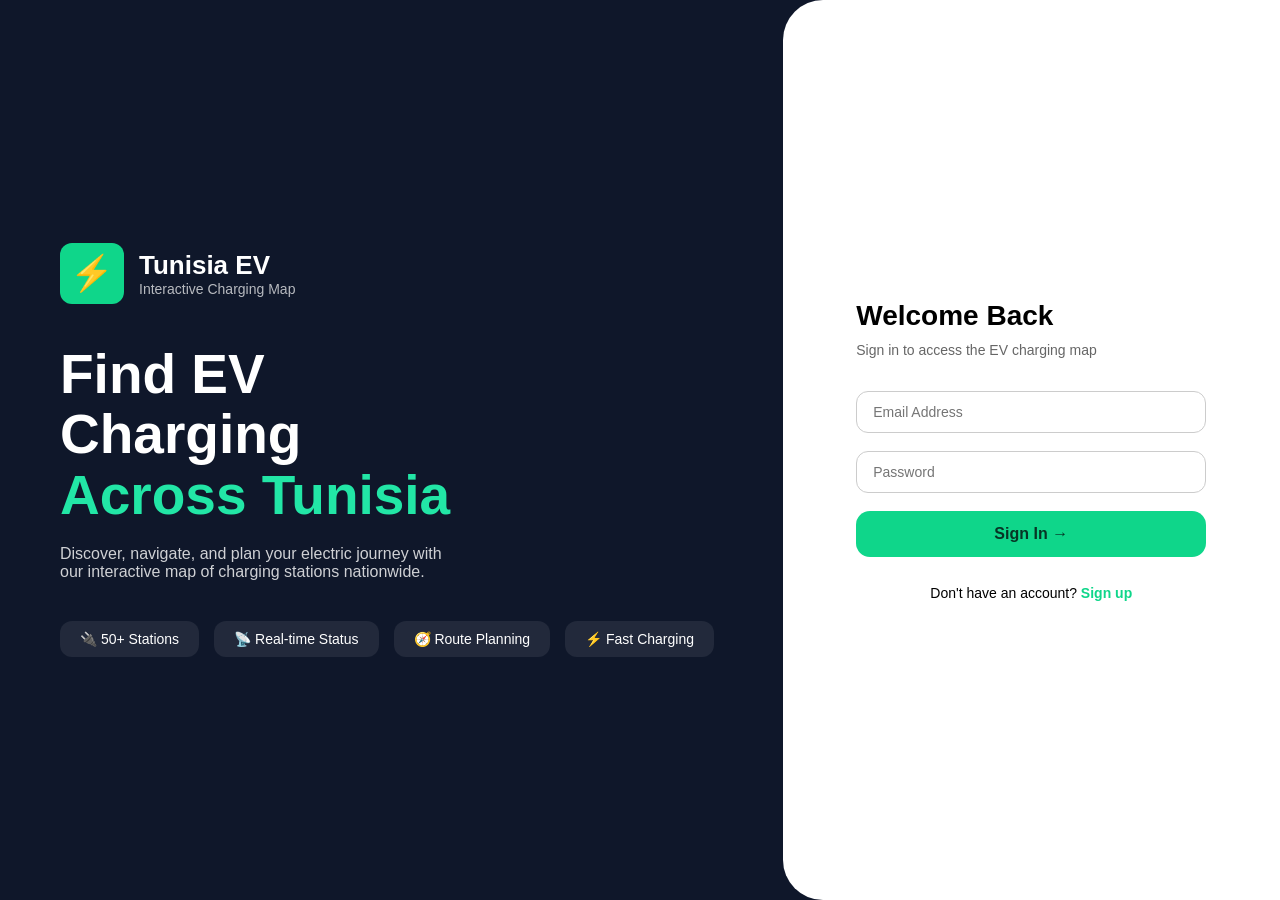
<file: code/index.html>
<!DOCTYPE html>
<html lang="en">
<head>
    <meta charset="UTF-8" />
    <meta name="viewport" content="width=device-width, initial-scale=1.0" />
    <title>Tunisia EV | Interactive Charging Map</title>
    <link rel="stylesheet" href="style.css" />
</head>

<body>

<div class="container">

    <!-- LEFT HERO PANEL -->
    <div class="hero">
        <div class="logo">
            <div class="logo-icon">⚡</div>
            <div class="logo-text">
                <h2>Tunisia EV</h2>
                <p>Interactive Charging Map</p>
            </div>
        </div>

        <h1 class="hero-title">
            Find EV <br> Charging <br>
            <span>Across Tunisia</span>
        </h1>

        <p class="hero-desc">
            Discover, navigate, and plan your electric journey with our 
            interactive map of charging stations nationwide.
        </p>

        <div class="hero-features">
            <div class="feature">🔌 50+ Stations</div>
            <div class="feature">📡 Real-time Status</div>
            <div class="feature">🧭 Route Planning</div>
            <div class="feature">⚡ Fast Charging</div>
        </div>
    </div>

    <!-- RIGHT LOGIN PANEL -->
    <div class="auth-card" id="auth-card">

        <!-- LOGIN FORM -->
        <div class="form login-form" id="loginForm">
            <h2>Welcome Back</h2>
            <p class="subtitle">Sign in to access the EV charging map</p>

            <input type="email" id="loginEmail" placeholder="Email Address" required />
            <input type="password" id="loginPassword" placeholder="Password" required />

            <button class="btn" onclick="login()">Sign In →</button>

            <p class="switch-text">
                Don't have an account? <span onclick="showSignup()">Sign up</span>
            </p>
        </div>

        <!-- SIGNUP FORM -->
        <div class="form signup-form hidden" id="signupForm">
            <h2>Create Account</h2>
            <p class="subtitle">Register to access the EV charging map</p>

            <input type="text" id="signupName" placeholder="Full Name" required />
            <input type="email" id="signupEmail" placeholder="Email Address" required />
            <input type="password" id="signupPassword" placeholder="Password" required />
            <select id="signupVehicle">
                <option value="" disabled selected>Select Vehicle Type</option>
                <option>Renault Zoe</option>
                <option>Hyundai Kona Electric</option>
                <option>Tesla Model 3</option>
                <option>BYD Atto 3</option>
                <option>Other</option>
            </select>

            <button class="btn" onclick="signup()">Create Account →</button>

            <p class="switch-text">
                Already have an account? <span onclick="showLogin()">Login</span>
            </p>
        </div>

    </div>

</div>

<script src="login.js"></script>
</body>
</html>
</file>
<file: code/style.css>
/* GLOBAL */
* {
    margin: 0;
    padding: 0;
    box-sizing: border-box;
    font-family: "Poppins", sans-serif;
}

body {
    height: 100vh;
    background: linear-gradient(120deg, #0e1a2b, #12273b);
    color: white;
}

.container {
    display: flex;
    height: 100%;
}

/* LEFT HERO PANEL */
.hero {
    flex: 1;
    padding: 60px;
    display: flex;
    flex-direction: column;
    justify-content: center;
}

.logo {
    display: flex;
    align-items: center;
    margin-bottom: 40px;
}

.logo-icon {
    font-size: 35px;
    background: #0fd68a;
    color: #073525;
    padding: 10px;
    border-radius: 12px;
    margin-right: 15px;
}

.logo-text h2 {
    font-size: 26px;
    font-weight: 600;
}

.logo-text p {
    font-size: 14px;
    opacity: 0.7;
}

.hero-title {
    font-size: 55px;
    line-height: 1.1;
    margin-bottom: 20px;
}

.hero-title span {
    color: #22e6a6;
}

.hero-desc {
    max-width: 400px;
    opacity: 0.8;
    margin-bottom: 30px;
    font-size: 16px;
}

.hero-features {
    display: flex;
    flex-wrap: wrap;
    gap: 15px;
    margin-top: 10px;
}

.feature {
    background: rgba(255, 255, 255, 0.08);
    padding: 10px 20px;
    border-radius: 12px;
    font-size: 14px;
}

/* AUTH CARD */
.auth-card {
    flex: 0.6;
    background: white;
    color: black;
    border-top-left-radius: 40px;
    border-bottom-left-radius: 40px;
    padding: 60px 50px;
    display: flex;
    justify-content: center;
    align-items: center;
    animation: fadeSlide 0.8s ease-out;
}

@keyframes fadeSlide {
    from { opacity: 0; transform: translateX(80px); }
    to   { opacity: 1; transform: translateX(0); }
}

.form {
    width: 100%;
    max-width: 350px;
    display: flex;
    flex-direction: column;
    gap: 18px;
}

.form h2 {
    font-size: 28px;
    margin-bottom: -8px;
}

.subtitle {
    font-size: 14px;
    color: #666;
    margin-bottom: 15px;
}

input, select {
    padding: 12px 16px;
    border-radius: 12px;
    border: 1px solid #ccc;
    font-size: 14px;
    outline: none;
    transition: border 0.2s ease;
}

input:focus, select:focus {
    border-color: #0fd68a;
}

.btn {
    background: #0fd68a;
    color: #073525;
    padding: 14px;
    border: none;
    border-radius: 14px;
    font-size: 16px;
    cursor: pointer;
    font-weight: 600;
    transition: transform 0.2s ease, background 0.3s;
}

.btn:hover {
    transform: scale(1.05);
    background: #0ad07a;
}

.switch-text {
    text-align: center;
    font-size: 14px;
    margin-top: 10px;
}

.switch-text span {
    color: #0fd68a;
    cursor: pointer;
    font-weight: 600;
}

.hidden { display: none; }

/* RESPONSIVE */
@media (max-width: 900px) {
    .container { flex-direction: column; }
    .auth-card { border-radius: 0; width: 100%; }
    .hero { text-align: center; padding: 30px; }
}


/* ============================================
   MODERN EV CHARGING MAP STYLES
   Clean, professional design with EV theme
============================================ */

/* GLOBAL RESET & TYPOGRAPHY */
* {
    margin: 0;
    padding: 0;
    box-sizing: border-box;
    font-family: 'Inter', -apple-system, BlinkMacSystemFont, 'Segoe UI', Roboto, Oxygen, Ubuntu, sans-serif;
}

:root {
    --primary: #22c55e;
    --primary-dark: #16a34a;
    --primary-light: #86efac;
    --primary-bg: rgba(34, 197, 94, 0.1);
    
    --secondary: #3b82f6;
    --secondary-dark: #2563eb;
    
    --accent: #8b5cf6;
    --accent-dark: #7c3aed;
    
    --dark-bg: #0f172a;
    --dark-card: #1e293b;
    --dark-border: #334155;
    
    --light-bg: #f8fafc;
    --light-card: #ffffff;
    --light-border: #e2e8f0;
    
    --text-primary: #1e293b;
    --text-secondary: #64748b;
    --text-light: #94a3b8;
    
    --success: #22c55e;
    --warning: #f59e0b;
    --danger: #ef4444;
    --info: #3b82f6;
    
    --radius-sm: 8px;
    --radius-md: 12px;
    --radius-lg: 16px;
    --radius-xl: 20px;
    
    --shadow-sm: 0 1px 3px rgba(0,0,0,0.12);
    --shadow-md: 0 4px 6px -1px rgba(0,0,0,0.1);
    --shadow-lg: 0 10px 15px -3px rgba(0,0,0,0.1);
    --shadow-xl: 0 20px 25px -5px rgba(0,0,0,0.1);
    
    --transition: all 0.3s cubic-bezier(0.4, 0, 0.2, 1);
}

body {
    height: 100vh;
    background: var(--dark-bg);
    color: white;
    overflow: hidden;
}

/* MAP CONTAINER */
#map {
    height: 100vh;
    width: 100vw;
    z-index: 1;
}

/* ============================================
   TOP NAVIGATION BAR
============================================ */
.top-nav {
    position: absolute;
    top: 0;
    left: 0;
    right: 0;
    height: 64px;
    background: rgba(15, 23, 42, 0.95);
    backdrop-filter: blur(10px);
    border-bottom: 1px solid var(--dark-border);
    display: flex;
    align-items: center;
    justify-content: space-between;
    padding: 0 24px;
    z-index: 1000;
}

/* Brand/Logo */
.brand {
    display: flex;
    align-items: center;
    gap: 12px;
}

.brand-icon {
    width: 36px;
    height: 36px;
    background: var(--primary);
    border-radius: 10px;
    display: flex;
    align-items: center;
    justify-content: center;
    font-size: 20px;
    color: white;
    box-shadow: 0 4px 12px rgba(34, 197, 94, 0.3);
}

.brand-text {
    display: flex;
    flex-direction: column;
}

.brand-title {
    font-size: 18px;
    font-weight: 700;
    color: white;
    line-height: 1.2;
}

.brand-subtitle {
    font-size: 12px;
    color: var(--text-light);
    font-weight: 400;
}

/* User Section */
.user-section {
    display: flex;
    align-items: center;
    gap: 16px;
}

.user-info {
    display: flex;
    align-items: center;
    gap: 10px;
    padding: 8px 12px;
    background: var(--dark-card);
    border-radius: var(--radius-md);
    border: 1px solid var(--dark-border);
}

.user-avatar {
    width: 32px;
    height: 32px;
    background: var(--primary);
    border-radius: 50%;
    display: flex;
    align-items: center;
    justify-content: center;
    font-size: 14px;
    font-weight: 600;
    color: white;
}

.user-name {
    font-size: 14px;
    font-weight: 500;
}

.logout-btn {
    background: var(--dark-card);
    color: var(--text-light);
    border: 1px solid var(--dark-border);
    padding: 8px 16px;
    border-radius: var(--radius-md);
    font-size: 14px;
    font-weight: 500;
    cursor: pointer;
    transition: var(--transition);
}

.logout-btn:hover {
    background: var(--danger);
    color: white;
    border-color: var(--danger);
}

/* ============================================
   LEFT SIDEBAR - STATIONS LIST
============================================ */
.sidebar {
    position: absolute;
    left: 24px;
    top: 88px;
    width: 380px;
    height: calc(100vh - 112px);
    background: var(--dark-card);
    border-radius: var(--radius-xl);
    border: 1px solid var(--dark-border);
    box-shadow: var(--shadow-xl);
    display: flex;
    flex-direction: column;
    overflow: hidden;
    z-index: 900;
    transition: var(--transition);
}

.sidebar-header {
    padding: 24px;
    border-bottom: 1px solid var(--dark-border);
}

/* Search Box */
.search-box {
    position: relative;
    margin-bottom: 20px;
}

.search-box input {
    width: 100%;
    padding: 12px 16px 12px 44px;
    background: rgba(255, 255, 255, 0.05);
    border: 1px solid var(--dark-border);
    border-radius: var(--radius-lg);
    color: white;
    font-size: 14px;
    outline: none;
    transition: var(--transition);
}

.search-box input:focus {
    border-color: var(--primary);
    background: rgba(34, 197, 94, 0.05);
}

.search-box .search-icon {
    position: absolute;
    left: 16px;
    top: 50%;
    transform: translateY(-50%);
    color: var(--text-light);
    font-size: 16px;
}

.search-box .clear-search {
    position: absolute;
    right: 16px;
    top: 50%;
    transform: translateY(-50%);
    background: none;
    border: none;
    color: var(--text-light);
    cursor: pointer;
    padding: 4px;
    font-size: 16px;
    transition: var(--transition);
}

.search-box .clear-search:hover {
    color: var(--danger);
}

/* Filter Toggles */
.filter-toggles {
    display: flex;
    flex-direction: column;
    gap: 12px;
    margin-bottom: 20px;
}

.toggle-item {
    display: flex;
    align-items: center;
    gap: 12px;
    padding: 10px 12px;
    background: rgba(255, 255, 255, 0.03);
    border-radius: var(--radius-md);
    cursor: pointer;
    transition: var(--transition);
}

.toggle-item:hover {
    background: rgba(255, 255, 255, 0.06);
}

.toggle-item input[type="checkbox"] {
    width: 18px;
    height: 18px;
    border-radius: 4px;
    border: 2px solid var(--dark-border);
    background: transparent;
    cursor: pointer;
    position: relative;
    appearance: none;
    transition: var(--transition);
}

.toggle-item input[type="checkbox"]:checked {
    background: var(--primary);
    border-color: var(--primary);
}

.toggle-item input[type="checkbox"]:checked::after {
    content: "✓";
    position: absolute;
    color: white;
    font-size: 12px;
    font-weight: bold;
    top: 50%;
    left: 50%;
    transform: translate(-50%, -50%);
}

.toggle-label {
    font-size: 14px;
    color: var(--text-light);
    font-weight: 500;
    flex: 1;
}

/* Stations Count */
.stations-count {
    display: flex;
    align-items: center;
    justify-content: space-between;
    padding: 16px 24px;
    background: rgba(255, 255, 255, 0.03);
    border-top: 1px solid var(--dark-border);
}

.count-text {
    font-size: 14px;
    color: var(--text-light);
}

.count-number {
    font-size: 14px;
    font-weight: 600;
    color: var(--primary);
}

/* Stations List */
.stations-list {
    flex: 1;
    overflow-y: auto;
    padding: 0 24px 24px;
}

.stations-list::-webkit-scrollbar {
    width: 6px;
}

.stations-list::-webkit-scrollbar-track {
    background: rgba(255, 255, 255, 0.05);
    border-radius: 10px;
}

.stations-list::-webkit-scrollbar-thumb {
    background: var(--dark-border);
    border-radius: 10px;
}

/* Station Card */
.station-card {
    background: rgba(255, 255, 255, 0.03);
    border: 1px solid var(--dark-border);
    border-radius: var(--radius-lg);
    padding: 16px;
    margin-bottom: 12px;
    cursor: pointer;
    transition: var(--transition);
    position: relative;
}

.station-card:hover {
    background: rgba(34, 197, 94, 0.08);
    border-color: var(--primary);
    transform: translateY(-2px);
    box-shadow: var(--shadow-md);
}

.station-card.active {
    background: rgba(34, 197, 94, 0.12);
    border-color: var(--primary);
}

.station-header {
    display: flex;
    justify-content: space-between;
    align-items: flex-start;
    margin-bottom: 12px;
}

.station-name {
    font-size: 15px;
    font-weight: 600;
    color: white;
    line-height: 1.3;
    flex: 1;
}

.station-power {
    padding: 4px 10px;
    background: var(--primary);
    color: white;
    border-radius: 20px;
    font-size: 12px;
    font-weight: 600;
    min-width: 60px;
    text-align: center;
}

.station-power.fast {
    background: var(--warning);
}

.station-power.ultra {
    background: var(--danger);
}

.station-details {
    display: flex;
    flex-direction: column;
    gap: 6px;
    margin-bottom: 12px;
}

.station-operator {
    font-size: 13px;
    color: var(--text-light);
    display: flex;
    align-items: center;
    gap: 6px;
}

.station-plug {
    font-size: 13px;
    color: var(--text-light);
    display: flex;
    align-items: center;
    gap: 6px;
}

.station-actions {
    display: flex;
    gap: 8px;
    margin-top: 8px;
}

.action-btn {
    flex: 1;
    padding: 8px 12px;
    background: var(--dark-border);
    border: none;
    border-radius: var(--radius-md);
    color: white;
    font-size: 13px;
    font-weight: 500;
    cursor: pointer;
    transition: var(--transition);
    display: flex;
    align-items: center;
    justify-content: center;
    gap: 6px;
}

.action-btn:hover {
    background: var(--primary);
}

.action-btn.destination {
    background: rgba(59, 130, 246, 0.2);
    color: var(--secondary);
}

.action-btn.destination:hover {
    background: var(--secondary);
    color: white;
}

/* ============================================
   ENHANCED ROUTE PLANNER - BEAUTIFUL & INTERACTIVE
============================================ */

/* Route Planner Panel */
.route-panel {
    position: absolute;
    right: 24px;
    top: 88px;
    width: 400px;
    background: rgba(30, 41, 59, 0.95);
    backdrop-filter: blur(20px);
    border-radius: 24px;
    border: 1px solid rgba(15, 214, 138, 0.2);
    box-shadow: 
        0 20px 40px rgba(0, 0, 0, 0.4),
        0 0 0 1px rgba(15, 214, 138, 0.1),
        inset 0 1px 0 rgba(255, 255, 255, 0.1);
    z-index: 900;
    transition: all 0.4s cubic-bezier(0.4, 0, 0.2, 1);
    overflow: hidden;
    animation: slideInRight 0.6s ease-out;
}

@keyframes slideInRight {
    from {
        opacity: 0;
        transform: translateX(40px);
    }
    to {
        opacity: 1;
        transform: translateX(0);
    }
}

.route-panel.collapsed {
    width: 60px;
}

/* Panel Header */
.panel-header {
    display: flex;
    align-items: center;
    justify-content: space-between;
    padding: 24px;
    background: linear-gradient(135deg, rgba(15, 214, 138, 0.1), rgba(15, 214, 138, 0.05));
    border-bottom: 1px solid rgba(15, 214, 138, 0.2);
    position: relative;
    overflow: hidden;
}

.panel-header::before {
    content: '';
    position: absolute;
    top: 0;
    left: 0;
    right: 0;
    height: 100%;
    background: linear-gradient(90deg, transparent, rgba(15, 214, 138, 0.1), transparent);
    animation: shimmer 3s infinite;
}

@keyframes shimmer {
    0% { transform: translateX(-100%); }
    100% { transform: translateX(100%); }
}

.panel-header h3 {
    font-size: 20px;
    font-weight: 700;
    color: white;
    display: flex;
    align-items: center;
    gap: 12px;
    position: relative;
    z-index: 1;
}

.panel-header h3 i {
    color: #0fd68a;
    font-size: 22px;
    text-shadow: 0 0 10px rgba(15, 214, 138, 0.5);
}

.collapse-btn {
    width: 40px;
    height: 40px;
    background: rgba(255, 255, 255, 0.1);
    border: 1px solid rgba(15, 214, 138, 0.3);
    border-radius: 12px;
    color: white;
    cursor: pointer;
    display: flex;
    align-items: center;
    justify-content: center;
    font-size: 16px;
    transition: all 0.3s cubic-bezier(0.4, 0, 0.2, 1);
    position: relative;
    overflow: hidden;
    z-index: 1;
}

.collapse-btn::before {
    content: '';
    position: absolute;
    top: 0;
    left: 0;
    right: 0;
    bottom: 0;
    background: linear-gradient(135deg, #0fd68a, #0ad07a);
    opacity: 0;
    transition: opacity 0.3s;
    z-index: -1;
}

.collapse-btn:hover {
    transform: translateY(-2px) scale(1.05);
    box-shadow: 
        0 8px 20px rgba(15, 214, 138, 0.3),
        0 0 0 1px rgba(15, 214, 138, 0.5);
}

.collapse-btn:hover::before {
    opacity: 1;
}

.collapse-btn i {
    transition: transform 0.3s;
}

.collapse-btn:hover i {
    transform: rotate(90deg);
}

.route-panel.collapsed .panel-header {
    justify-content: center;
    padding: 24px 0;
}

.route-panel.collapsed .panel-header h3,
.route-panel.collapsed .route-content {
    display: none;
}

/* Route Content */
.route-content {
    padding: 24px;
    display: flex;
    flex-direction: column;
    gap: 24px;
}

.route-section {
    display: flex;
    flex-direction: column;
    gap: 16px;
    animation: fadeInUp 0.5s ease-out;
    animation-fill-mode: both;
}

.route-section:nth-child(1) { animation-delay: 0.1s; }
.route-section:nth-child(2) { animation-delay: 0.2s; }
.route-section:nth-child(3) { animation-delay: 0.3s; }
.route-section:nth-child(4) { animation-delay: 0.4s; }
.route-section:nth-child(5) { animation-delay: 0.5s; }

@keyframes fadeInUp {
    from {
        opacity: 0;
        transform: translateY(20px);
    }
    to {
        opacity: 1;
        transform: translateY(0);
    }
}

.section-label {
    font-size: 14px;
    font-weight: 600;
    color: #0fd68a;
    display: flex;
    align-items: center;
    gap: 10px;
    text-transform: uppercase;
    letter-spacing: 0.5px;
}

.section-label i {
    font-size: 16px;
    background: rgba(15, 214, 138, 0.1);
    padding: 8px;
    border-radius: 10px;
    color: #0fd68a;
}

/* Location Input - Enhanced */
.location-input-wrapper {
    position: relative;
}

.location-input {
    width: 100%;
    padding: 16px 20px 16px 52px;
    background: rgba(255, 255, 255, 0.05);
    border: 2px solid rgba(255, 255, 255, 0.1);
    border-radius: 16px;
    color: white;
    font-size: 15px;
    font-weight: 500;
    outline: none;
    transition: all 0.3s cubic-bezier(0.4, 0, 0.2, 1);
    font-family: 'Poppins', sans-serif;
}

.location-input::placeholder {
    color: rgba(255, 255, 255, 0.4);
    font-weight: 400;
}

.location-input:focus {
    background: rgba(15, 214, 138, 0.05);
    border-color: #0fd68a;
    box-shadow: 
        0 0 0 4px rgba(15, 214, 138, 0.1),
        0 8px 24px rgba(15, 214, 138, 0.2);
    transform: translateY(-2px);
}

.location-input-icon {
    position: absolute;
    left: 20px;
    top: 50%;
    transform: translateY(-50%);
    color: rgba(255, 255, 255, 0.5);
    font-size: 18px;
    transition: all 0.3s;
}

.location-input:focus + .location-input-icon {
    color: #0fd68a;
    transform: translateY(-50%) scale(1.1);
}

/* Location Preview - Enhanced */
.location-preview {
    background: linear-gradient(135deg, rgba(15, 214, 138, 0.1), rgba(15, 214, 138, 0.05));
    border: 2px solid rgba(15, 214, 138, 0.2);
    border-radius: 16px;
    padding: 18px 20px;
    font-size: 14px;
    color: rgba(255, 255, 255, 0.9);
    display: flex;
    align-items: center;
    gap: 12px;
    min-height: 56px;
    transition: all 0.3s;
    position: relative;
    overflow: hidden;
}

.location-preview::before {
    content: '';
    position: absolute;
    top: 0;
    left: 0;
    right: 0;
    height: 2px;
    background: linear-gradient(90deg, #0fd68a, #0ad07a);
}

.location-preview:empty::before {
    content: "📍 Click map or use GPS to set start point";
    color: rgba(255, 255, 255, 0.4);
    font-style: italic;
}

.location-preview i {
    color: #0fd68a;
    font-size: 16px;
}

/* Range Inputs - Enhanced */
.range-inputs {
    display: grid;
    grid-template-columns: 1fr 1fr;
    gap: 16px;
}

.range-group {
    display: flex;
    flex-direction: column;
    gap: 10px;
}

.range-group label {
    font-size: 13px;
    font-weight: 600;
    color: rgba(255, 255, 255, 0.8);
    display: flex;
    align-items: center;
    gap: 8px;
}

.range-group label i {
    color: #0fd68a;
    font-size: 14px;
}

.range-input-container {
    position: relative;
    background: rgba(255, 255, 255, 0.05);
    border: 2px solid rgba(255, 255, 255, 0.1);
    border-radius: 12px;
    padding: 4px;
    display: flex;
    align-items: center;
    transition: all 0.3s;
}

.range-input-container:focus-within {
    background: rgba(15, 214, 138, 0.05);
    border-color: #0fd68a;
    box-shadow: 0 0 0 3px rgba(15, 214, 138, 0.1);
}

.range-input-container input {
    flex: 1;
    padding: 12px 16px;
    background: transparent;
    border: none;
    color: white;
    font-size: 15px;
    font-weight: 600;
    outline: none;
    font-family: 'Poppins', sans-serif;
}

.range-unit {
    padding: 0 16px;
    color: #0fd68a;
    font-size: 14px;
    font-weight: 600;
}

/* Action Buttons - Beautiful & Interactive */
.action-buttons {
    display: grid;
    grid-template-columns: 1fr 1fr;
    gap: 16px;
    margin-top: 8px;
}

.primary-btn, .secondary-btn {
    position: relative;
    padding: 18px 24px;
    border: none;
    border-radius: 16px;
    font-size: 15px;
    font-weight: 600;
    cursor: pointer;
    display: flex;
    align-items: center;
    justify-content: center;
    gap: 12px;
    transition: all 0.4s cubic-bezier(0.4, 0, 0.2, 1);
    font-family: 'Poppins', sans-serif;
    letter-spacing: 0.5px;
    overflow: hidden;
    z-index: 1;
}

.primary-btn::before, .secondary-btn::before {
    content: '';
    position: absolute;
    top: 0;
    left: 0;
    right: 0;
    bottom: 0;
    background: linear-gradient(135deg, #0fd68a, #0ad07a);
    z-index: -1;
    transition: opacity 0.3s;
}

.secondary-btn::before {
    background: linear-gradient(135deg, rgba(255, 255, 255, 0.1), rgba(255, 255, 255, 0.05));
}

.primary-btn:hover::before, .secondary-btn:hover::before {
    opacity: 0.9;
}

.primary-btn {
    background: linear-gradient(135deg, #0fd68a, #0ad07a);
    color: #073525;
    box-shadow: 
        0 8px 24px rgba(15, 214, 138, 0.3),
        inset 0 1px 0 rgba(255, 255, 255, 0.3);
}

.primary-btn:hover {
    transform: translateY(-4px);
    box-shadow: 
        0 16px 32px rgba(15, 214, 138, 0.4),
        0 4px 8px rgba(15, 214, 138, 0.2),
        inset 0 1px 0 rgba(255, 255, 255, 0.4);
    filter: brightness(1.1);
}

.primary-btn:active {
    transform: translateY(-2px);
    box-shadow: 
        0 8px 16px rgba(15, 214, 138, 0.3),
        inset 0 1px 0 rgba(255, 255, 255, 0.3);
}

.secondary-btn {
    background: rgba(255, 255, 255, 0.1);
    color: white;
    border: 2px solid rgba(15, 214, 138, 0.3);
    box-shadow: 
        0 4px 12px rgba(0, 0, 0, 0.2),
        inset 0 1px 0 rgba(255, 255, 255, 0.1);
}

.secondary-btn:hover {
    transform: translateY(-4px);
    background: rgba(15, 214, 138, 0.15);
    border-color: #0fd68a;
    box-shadow: 
        0 12px 24px rgba(15, 214, 138, 0.2),
        0 4px 8px rgba(15, 214, 138, 0.1),
        inset 0 1px 0 rgba(255, 255, 255, 0.2);
}

.secondary-btn:active {
    transform: translateY(-2px);
}

/* Button Icons Animation */
.primary-btn i, .secondary-btn i {
    transition: transform 0.3s;
}

.primary-btn:hover i {
    transform: translateX(4px) scale(1.1);
}

.secondary-btn:hover i {
    transform: rotate(15deg) scale(1.1);
}

/* Route Results - Enhanced */
.route-results-container {
    margin-top: 8px;
    background: linear-gradient(135deg, rgba(15, 214, 138, 0.05), rgba(15, 214, 138, 0.02));
    border: 2px solid rgba(15, 214, 138, 0.1);
    border-radius: 20px;
    padding: 24px;
    min-height: 120px;
    display: flex;
    flex-direction: column;
    gap: 16px;
    position: relative;
    overflow: hidden;
}

.route-results-container::before {
    content: '';
    position: absolute;
    top: 0;
    left: 0;
    right: 0;
    height: 3px;
    background: linear-gradient(90deg, #0fd68a, #0ad07a, #0fd68a);
    animation: gradientFlow 2s linear infinite;
}

@keyframes gradientFlow {
    0% { background-position: -200% 0; }
    100% { background-position: 200% 0; }
}

.route-results {
    font-size: 15px;
    line-height: 1.6;
    color: rgba(255, 255, 255, 0.9);
    display: flex;
    align-items: center;
    justify-content: center;
    text-align: center;
    flex: 1;
    padding: 20px;
    transition: all 0.3s;
}

.route-results:empty::before {
    content: "🚗 Ready to calculate your route? Set start and destination points above!";
    color: rgba(255, 255, 255, 0.4);
    font-style: italic;
    font-size: 14px;
    display: flex;
    align-items: center;
    justify-content: center;
    gap: 12px;
}

.route-results:empty::before i {
    font-size: 24px;
    color: #0fd68a;
    animation: pulse 2s infinite;
}

@keyframes pulse {
    0%, 100% { opacity: 0.4; }
    50% { opacity: 1; }
}

.route-results.loading {
    color: #f59e0b;
    font-weight: 600;
    display: flex;
    align-items: center;
    justify-content: center;
    gap: 16px;
}

.route-results.success {
    color: #0fd68a;
}

.route-results.error {
    color: #ef4444;
}

/* Result Details - Beautiful Cards */
.result-details {
    background: linear-gradient(135deg, rgba(15, 214, 138, 0.1), rgba(15, 214, 138, 0.05));
    border: 2px solid rgba(15, 214, 138, 0.2);
    border-radius: 20px;
    padding: 24px;
    margin-top: 12px;
    animation: slideInUp 0.5s cubic-bezier(0.4, 0, 0.2, 1);
    position: relative;
    overflow: hidden;
}

@keyframes slideInUp {
    from {
        opacity: 0;
        transform: translateY(30px);
    }
    to {
        opacity: 1;
        transform: translateY(0);
    }
}

.result-details::before {
    content: '';
    position: absolute;
    top: 0;
    left: 0;
    right: 0;
    bottom: 0;
    background: url("data:image/svg+xml,%3Csvg width='100' height='100' viewBox='0 0 100 100' xmlns='http://www.w3.org/2000/svg'%3E%3Cpath d='M11 18c3.866 0 7-3.134 7-7s-3.134-7-7-7-7 3.134-7 7 3.134 7 7 7zm48 25c3.866 0 7-3.134 7-7s-3.134-7-7-7-7 3.134-7 7 3.134 7 7 7zm-43-7c1.657 0 3-1.343 3-3s-1.343-3-3-3-3 1.343-3 3 1.343 3 3 3zm63 31c1.657 0 3-1.343 3-3s-1.343-3-3-3-3 1.343-3 3 1.343 3 3 3zM34 90c1.657 0 3-1.343 3-3s-1.343-3-3-3-3 1.343-3 3 1.343 3 3 3zm56-76c1.657 0 3-1.343 3-3s-1.343-3-3-3-3 1.343-3 3 1.343 3 3 3zM12 86c2.21 0 4-1.79 4-4s-1.79-4-4-4-4 1.79-4 4 1.79 4 4 4zm28-65c2.21 0 4-1.79 4-4s-1.79-4-4-4-4 1.79-4 4 1.79 4 4 4zm23-11c2.76 0 5-2.24 5-5s-2.24-5-5-5-5 2.24-5 5 2.24 5 5 5zm-6 60c2.21 0 4-1.79 4-4s-1.79-4-4-4-4 1.79-4 4 1.79 4 4 4zm29 22c2.76 0 5-2.24 5-5s-2.24-5-5-5-5 2.24-5 5 2.24 5 5 5zM32 63c2.76 0 5-2.24 5-5s-2.24-5-5-5-5 2.24-5 5 2.24 5 5 5zm57-13c2.76 0 5-2.24 5-5s-2.24-5-5-5-5 2.24-5 5 2.24 5 5 5zm-9-21c1.105 0 2-.895 2-2s-.895-2-2-2-2 .895-2 2 .895 2 2 2zM60 91c1.105 0 2-.895 2-2s-.895-2-2-2-2 .895-2 2 .895 2 2 2zM35 41c1.105 0 2-.895 2-2s-.895-2-2-2-2 .895-2 2 .895 2 2 2zM12 60c1.105 0 2-.895 2-2s-.895-2-2-2-2 .895-2 2 .895 2 2 2z' fill='%230fd68a' fill-opacity='0.03' fill-rule='evenodd'/%3E%3C/svg%3E");
    opacity: 0.3;
}

.result-header {
    display: flex;
    align-items: center;
    justify-content: space-between;
    margin-bottom: 20px;
    padding-bottom: 16px;
    border-bottom: 2px solid rgba(15, 214, 138, 0.2);
}

.result-title {
    font-size: 18px;
    font-weight: 700;
    color: white;
    display: flex;
    align-items: center;
    gap: 12px;
}

.result-title i {
    color: #0fd68a;
    font-size: 20px;
}

.result-status {
    padding: 8px 16px;
    background: rgba(15, 214, 138, 0.2);
    color: #0fd68a;
    border-radius: 20px;
    font-size: 12px;
    font-weight: 700;
    letter-spacing: 0.5px;
    text-transform: uppercase;
}

.result-status.charging {
    background: rgba(245, 158, 11, 0.2);
    color: #f59e0b;
}

.result-grid {
    display: grid;
    grid-template-columns: repeat(2, 1fr);
    gap: 16px;
    margin-bottom: 20px;
}

.result-card {
    background: rgba(255, 255, 255, 0.05);
    border: 1px solid rgba(255, 255, 255, 0.1);
    border-radius: 16px;
    padding: 20px;
    display: flex;
    flex-direction: column;
    gap: 8px;
    transition: all 0.3s;
    position: relative;
    overflow: hidden;
}

.result-card:hover {
    background: rgba(15, 214, 138, 0.1);
    border-color: rgba(15, 214, 138, 0.3);
    transform: translateY(-2px);
}

.result-card::before {
    content: '';
    position: absolute;
    top: 0;
    left: 0;
    width: 4px;
    height: 100%;
    background: #0fd68a;
    opacity: 0;
    transition: opacity 0.3s;
}

.result-card:hover::before {
    opacity: 1;
}

.result-label {
    font-size: 13px;
    font-weight: 600;
    color: rgba(255, 255, 255, 0.7);
    display: flex;
    align-items: center;
    gap: 8px;
    text-transform: uppercase;
    letter-spacing: 0.5px;
}

.result-label i {
    font-size: 14px;
    color: #0fd68a;
}

.result-value {
    font-size: 24px;
    font-weight: 800;
    color: white;
    display: flex;
    align-items: baseline;
    gap: 4px;
}

.result-unit {
    font-size: 14px;
    font-weight: 600;
    color: #0fd68a;
}

.result-value.distance {
    color: #0fd68a;
    text-shadow: 0 2px 10px rgba(15, 214, 138, 0.3);
}

.result-value.duration {
    color: #3b82f6;
    text-shadow: 0 2px 10px rgba(59, 130, 246, 0.3);
}

.result-value.power {
    color: #f59e0b;
    text-shadow: 0 2px 10px rgba(245, 158, 11, 0.3);
}

/* Progress Bar for Range */
.range-progress {
    margin-top: 8px;
}

.progress-bar {
    height: 8px;
    background: rgba(255, 255, 255, 0.1);
    border-radius: 4px;
    overflow: hidden;
    position: relative;
}

.progress-fill {
    height: 100%;
    background: linear-gradient(90deg, #0fd68a, #0ad07a);
    border-radius: 4px;
    transition: width 1s cubic-bezier(0.4, 0, 0.2, 1);
    position: relative;
    overflow: hidden;
}

.progress-fill::after {
    content: '';
    position: absolute;
    top: 0;
    left: 0;
    right: 0;
    bottom: 0;
    background: linear-gradient(90deg, 
        transparent, 
        rgba(255, 255, 255, 0.4), 
        transparent);
    animation: shimmerProgress 2s infinite;
}

@keyframes shimmerProgress {
    0% { transform: translateX(-100%); }
    100% { transform: translateX(100%); }
}

.progress-labels {
    display: flex;
    justify-content: space-between;
    margin-top: 8px;
    font-size: 12px;
    color: rgba(255, 255, 255, 0.6);
}

/* Station Card in Results */
.station-card-result {
    background: linear-gradient(135deg, rgba(245, 158, 11, 0.1), rgba(245, 158, 11, 0.05));
    border: 2px solid rgba(245, 158, 11, 0.2);
    border-radius: 16px;
    padding: 20px;
    margin-top: 16px;
    animation: pulseCard 2s infinite;
}

@keyframes pulseCard {
    0%, 100% { border-color: rgba(245, 158, 11, 0.2); }
    50% { border-color: rgba(245, 158, 11, 0.4); }
}

.station-card-header {
    display: flex;
    align-items: center;
    gap: 12px;
    margin-bottom: 12px;
}

.station-card-header i {
    font-size: 24px;
    color: #f59e0b;
    background: rgba(245, 158, 11, 0.2);
    padding: 12px;
    border-radius: 12px;
}

.station-card-title {
    flex: 1;
}

.station-card-name {
    font-size: 16px;
    font-weight: 700;
    color: white;
    margin-bottom: 4px;
}

.station-card-details {
    font-size: 13px;
    color: rgba(255, 255, 255, 0.7);
    display: flex;
    align-items: center;
    gap: 12px;
}

.station-card-details span {
    display: flex;
    align-items: center;
    gap: 4px;
}

.station-card-power {
    padding: 6px 12px;
    background: rgba(245, 158, 11, 0.3);
    color: #f59e0b;
    border-radius: 20px;
    font-size: 12px;
    font-weight: 700;
}

/* Responsive Adjustments */
@media (max-width: 768px) {
    .route-panel {
        width: calc(100vw - 48px);
        right: 24px;
        left: 24px;
        top: 88px;
    }
    
    .result-grid {
        grid-template-columns: 1fr;
    }
    
    .action-buttons {
        grid-template-columns: 1fr;
    }
}

/* Loading Spinner Animation */
.loading-spinner {
    width: 40px;
    height: 40px;
    border: 3px solid rgba(15, 214, 138, 0.1);
    border-radius: 50%;
    border-top-color: #0fd68a;
    animation: spin 1s ease-in-out infinite;
    margin: 0 auto;
    position: relative;
}

.loading-spinner::after {
    content: '';
    position: absolute;
    top: -3px;
    left: -3px;
    right: -3px;
    bottom: -3px;
    border: 3px solid transparent;
    border-radius: 50%;
    border-top-color: rgba(15, 214, 138, 0.3);
    animation: spin 1.5s ease-in-out infinite reverse;
}

/* Success Checkmark Animation */
.success-checkmark {
    width: 40px;
    height: 40px;
    background: #0fd68a;
    border-radius: 50%;
    display: flex;
    align-items: center;
    justify-content: center;
    margin: 0 auto;
    animation: scaleIn 0.5s cubic-bezier(0.4, 0, 0.2, 1);
}

@keyframes scaleIn {
    from { transform: scale(0); }
    to { transform: scale(1); }
}

.success-checkmark i {
    color: white;
    font-size: 20px;
    animation: checkmark 0.5s 0.2s both;
}

@keyframes checkmark {
    from { transform: scale(0); }
    to { transform: scale(1); }
}

/* Error X Animation */
.error-x {
    width: 40px;
    height: 40px;
    background: #ef4444;
    border-radius: 50%;
    display: flex;
    align-items: center;
    justify-content: center;
    margin: 0 auto;
    animation: scaleIn 0.5s cubic-bezier(0.4, 0, 0.2, 1);
}

.error-x i {
    color: white;
    font-size: 20px;
    animation: xmark 0.5s 0.2s both;
}

@keyframes xmark {
    from { transform: rotate(0deg) scale(0); }
    to { transform: rotate(180deg) scale(1); }
}
/* ============================================
   UTILITY CLASSES
============================================ */
.text-muted {
    color: var(--text-light) !important;
}

.text-success {
    color: var(--primary) !important;
}

.text-warning {
    color: var(--warning) !important;
}

.text-danger {
    color: var(--danger) !important;
}

.text-center {
    text-align: center;
}

.hidden {
    display: none !important;
}

/* Loading Animation */
.loading-spinner {
    width: 24px;
    height: 24px;
    border: 3px solid rgba(255, 255, 255, 0.1);
    border-radius: 50%;
    border-top-color: var(--primary);
    animation: spin 1s ease-in-out infinite;
    margin: 0 auto;
}

@keyframes spin {
    to { transform: rotate(360deg); }
}

/* Fade In Animation */
.fade-in {
    animation: fadeIn 0.3s ease-out;
}

@keyframes fadeIn {
    from { opacity: 0; transform: translateY(10px); }
    to { opacity: 1; transform: translateY(0); }
}
</file>
